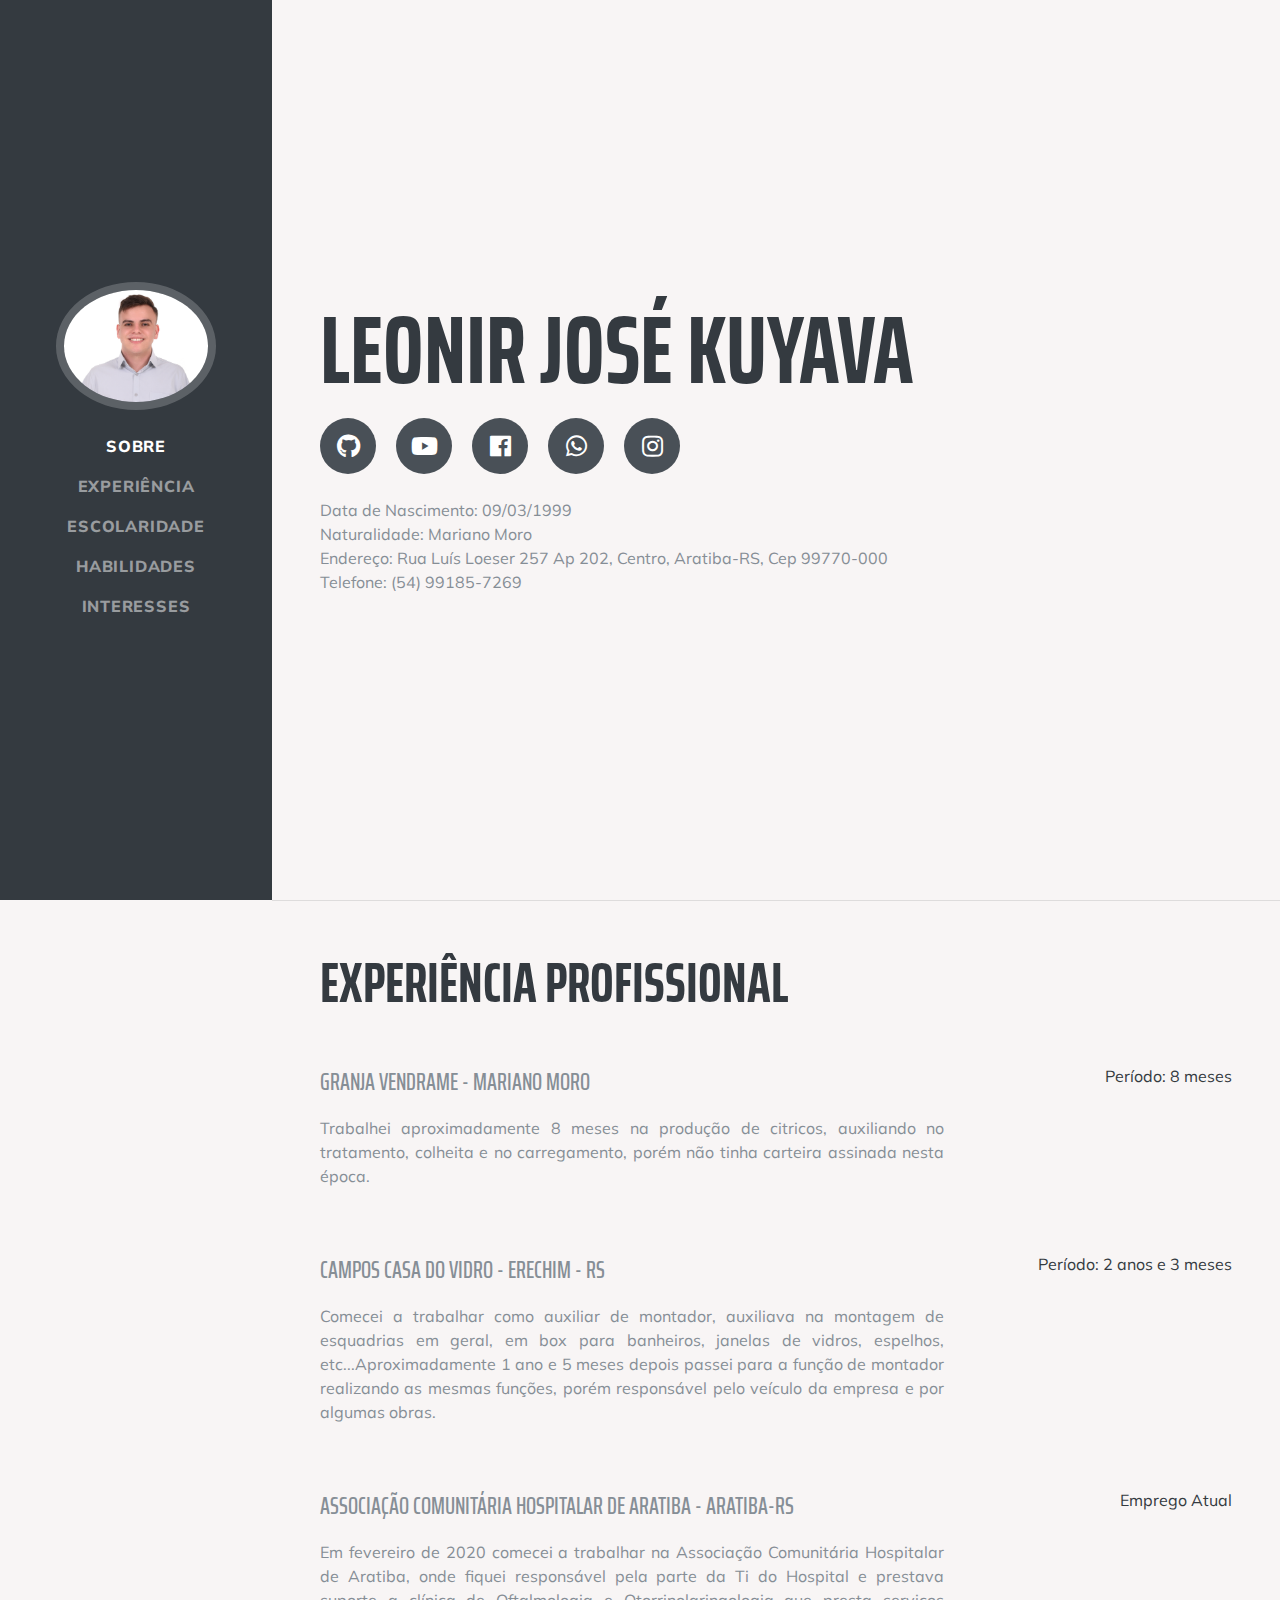
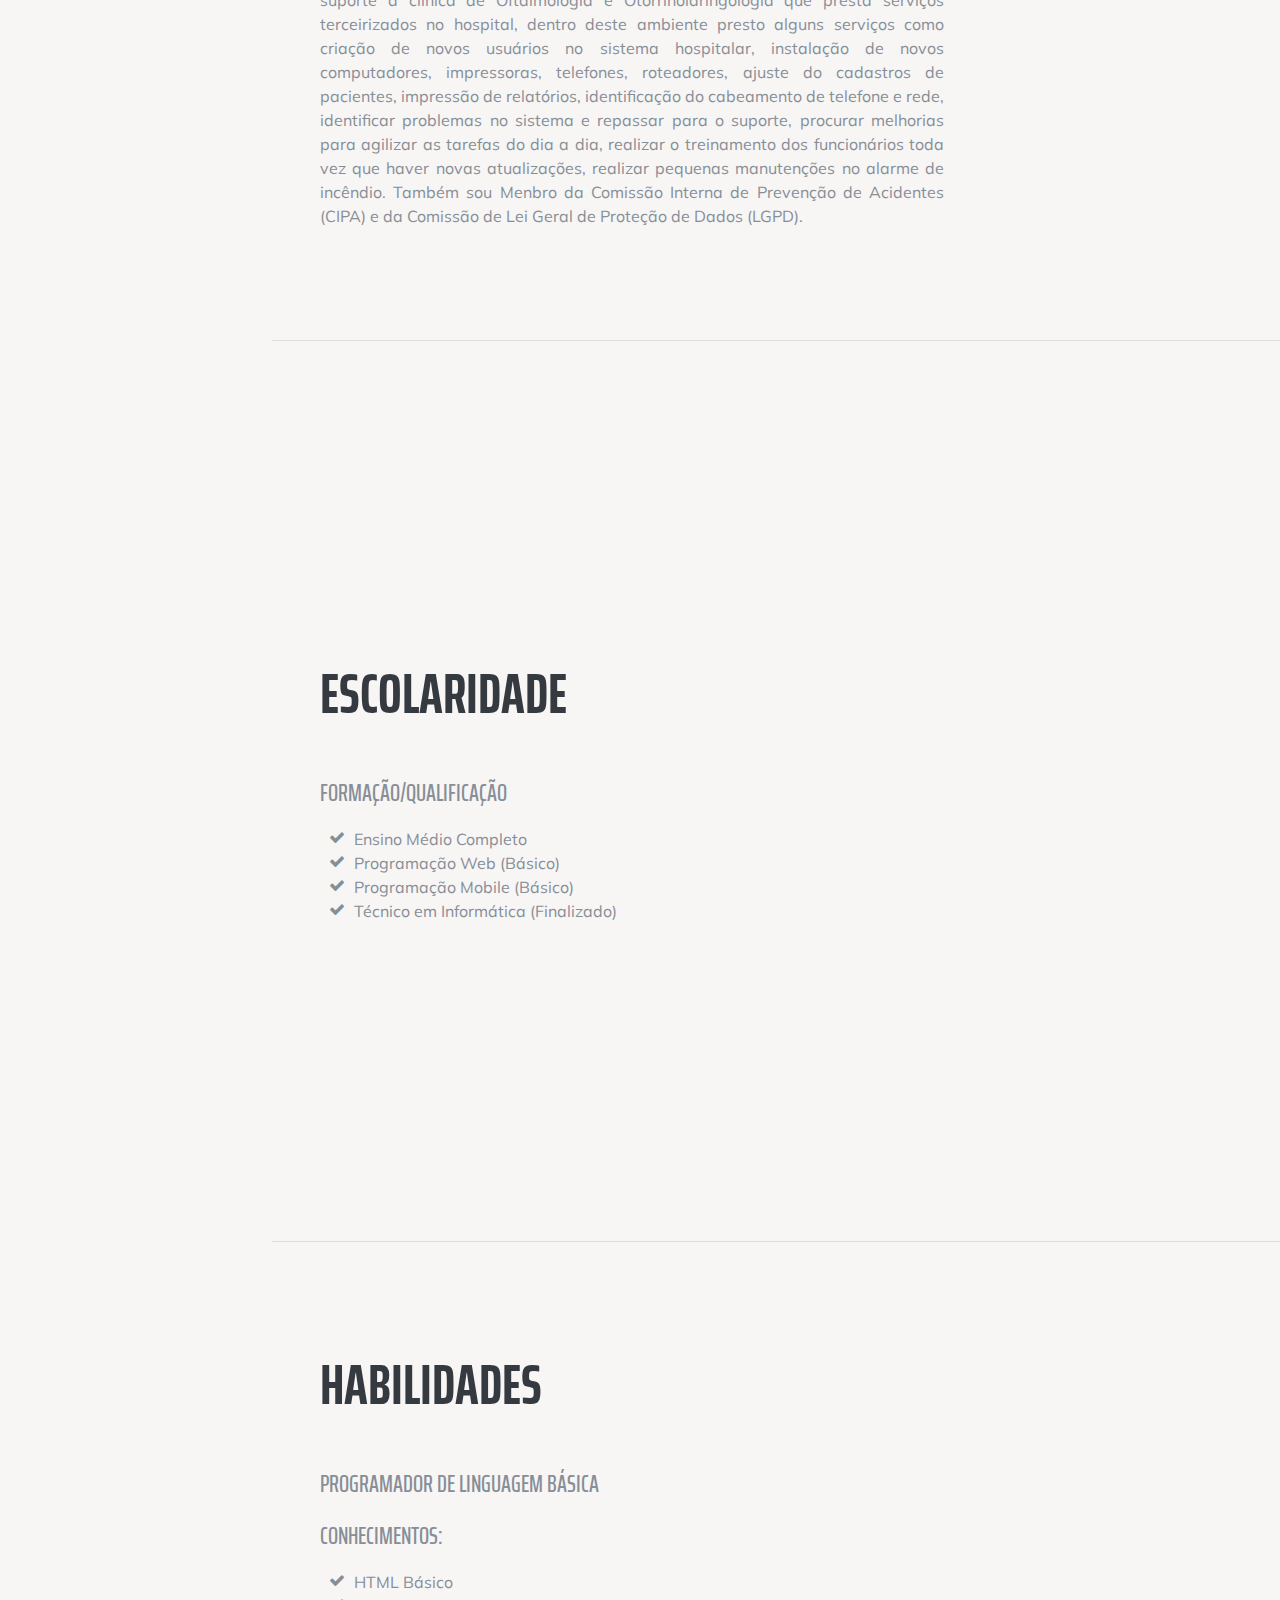
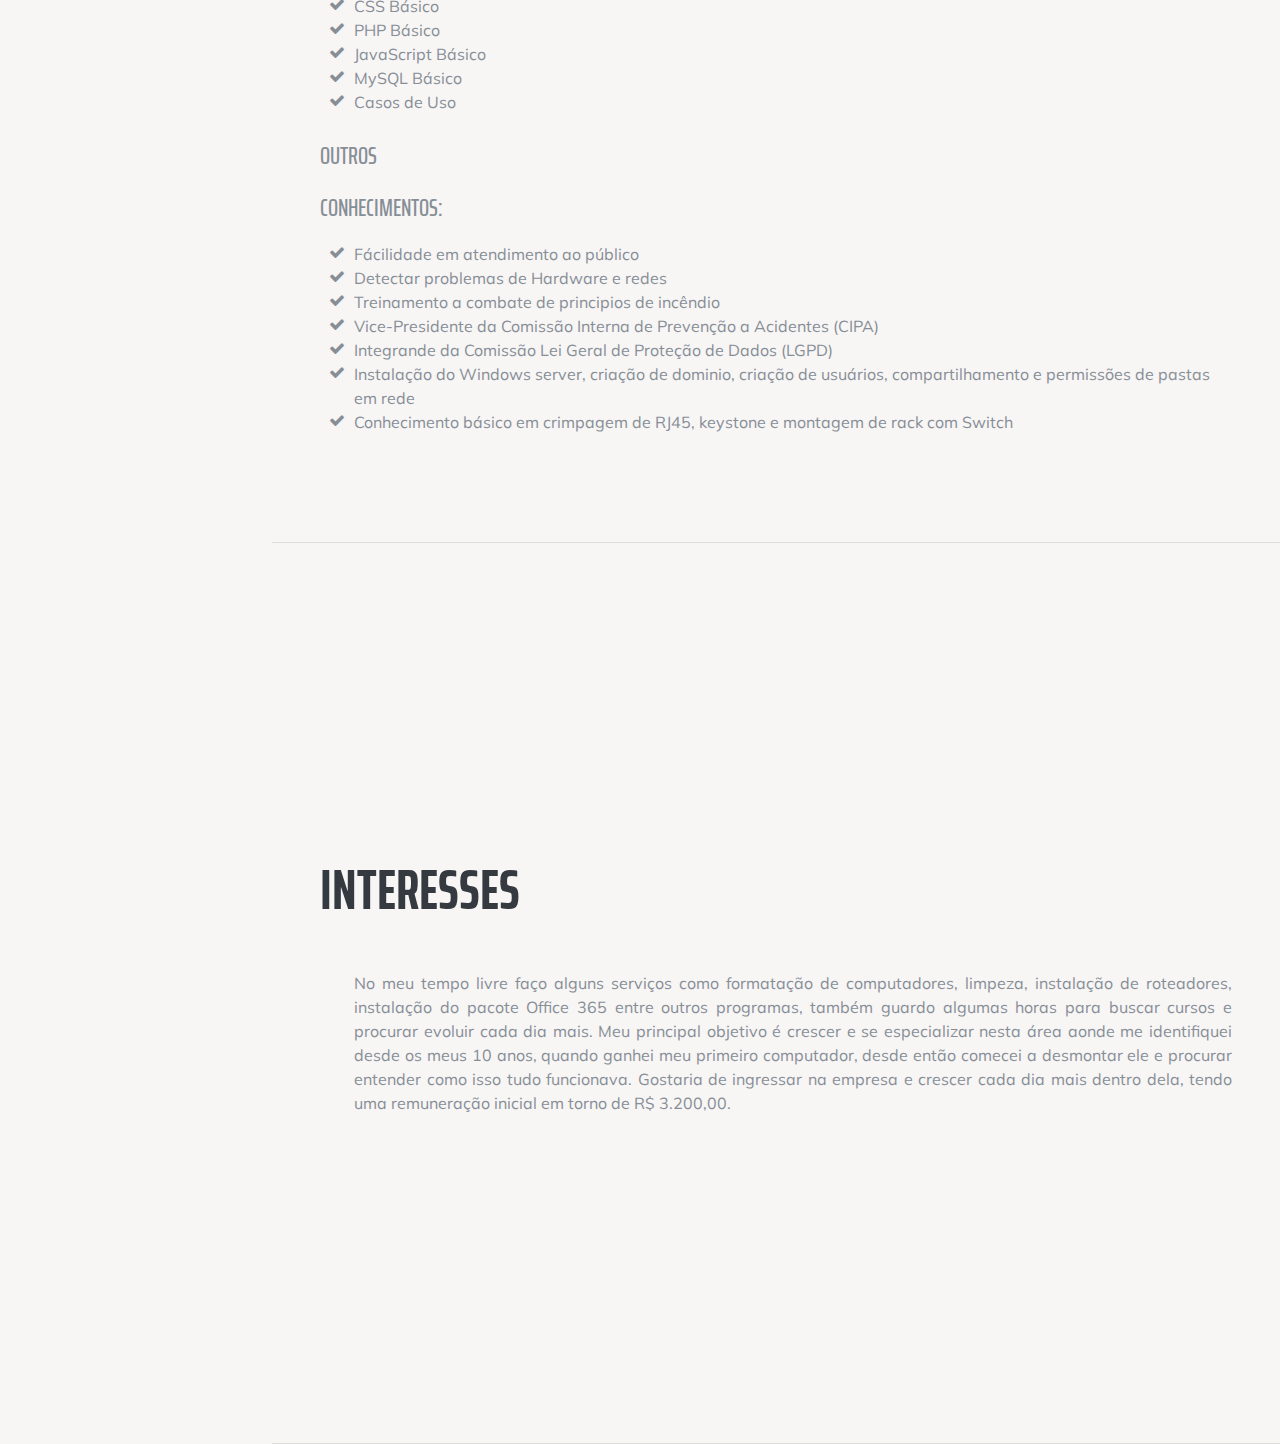
<file: index.html>
<!DOCTYPE html>
<html lang="en">

<head>

  <meta charset="utf-8">
  <meta name="viewport" content="width=device-width, initial-scale=1, shrink-to-fit=no">
  <meta name="description" content="">
  <meta name="author" content="">

  <title>Currículo Profissional</title>

  <!-- Bootstrap core CSS -->
  <link href="vendor/bootstrap/css/bootstrap.min.css" rel="stylesheet">

  <!-- Custom fonts for this template -->
  <link href="https://fonts.googleapis.com/css?family=Saira+Extra+Condensed:500,700" rel="stylesheet">
  <link href="https://fonts.googleapis.com/css?family=Muli:400,400i,800,800i" rel="stylesheet">
  <link href="vendor/fontawesome-free/css/all.min.css" rel="stylesheet">

  <!-- Custom styles for this template -->
  <link href="css/resume.min.css" rel="stylesheet">
  <link rel="stylesheet" type="text/css" href="novo_css/novo.css">
<link rel="shortcut icon"  href="img/ico.ico">

<link rel="stylesheet" href="https://maxcdn.bootstrapcdn.com/font-awesome/4.5.0/css/font-awesome.min.css">

</head>

<body id="page-top" class="fundo">

 

  <nav class="navbar navbar-expand-lg navbar-dark bg-dark fixed-top" id="sideNav">
    <a class="navbar-brand js-scroll-trigger" href="#page-top">
      <span class="d-block d-lg-none"></span>
      <span class="d-none d-lg-block">
        <img class="img-fluid img-profile rounded-circle mx-auto mb-2" src="img/profile.jpg" alt="">
      </span>
    </a>
    <button class="navbar-toggler" type="button" data-toggle="collapse" data-target="#navbarSupportedContent" aria-controls="navbarSupportedContent" aria-expanded="false" aria-label="Toggle navigation">
      <span class="navbar-toggler-icon"></span>
    </button>
    <div class="collapse navbar-collapse" id="navbarSupportedContent">
      <ul class="navbar-nav">
        <li class="nav-item">
          <a class="nav-link js-scroll-trigger" href="#sobre">Sobre</a>
        </li>
        <li class="nav-item">
          <a class="nav-link js-scroll-trigger" href="#experiencia">Experiência</a>
        </li>
        <li class="nav-item">
          <a class="nav-link js-scroll-trigger" href="#escolaridade">Escolaridade</a>
        </li>
        <li class="nav-item">
          <a class="nav-link js-scroll-trigger" href="#habilidades">Habilidades</a>
        </li>
        <li class="nav-item">
          <a class="nav-link js-scroll-trigger" href="#interesses">Interesses</a>
        </li>
      </ul>
    </div>
  </nav>


  <div class="container-fluid p-0">

    <section class="resume-section p-3 p-lg-5 d-flex align-items-center" id="sobre">
      <div class="w-100">
        <h1 class="mb-0">Leonir José 
          <span class="text-primary">Kuyava</span>
        </h1>
        <br>
        <div class="social-icons">
          <a href="https://github.com/leonirkuyava" target="_blank">
            <i class="fab fa-github"></i>
          </a>
	        <a href="https://www.youtube.com/channel/UCvcSp0HpTp8e-WhofmUyq2Q" target="_blank">
            <i class="fab fa-youtube"></i>
          </a>
          <a href="https://www.facebook.com/leonir.kuyava/" target="_blank">
            <i class="fab fa-facebook-f"></i>
          </a>
          <a href="http://api.whatsapp.com/send?phone=5554991857269">
            <i class="fab fa-whatsapp"></i>
          </a>
          <a href="https://www.instagram.com/leonirkuyava/" target="_blank">
            <i class="fab fa-instagram"></i>
          </a>
        </div><br>
        <div class="nascimento">Data de Nascimento: 09/03/1999</div>
        <div class="naturalidade">Naturalidade: Mariano Moro </div>
        <div class="endereco">Endereço: Rua Luís Loeser 257 Ap 202, Centro, Aratiba-RS, Cep 99770-000</div>
        <div class="telefone">Telefone: (54) 99185-7269</div>
      
      </div>
    </section>

    <hr class="m-0">

    <section class="resume-section p-3 p-lg-5 d-flex justify-content-center" id="experiencia">
      <div class="w-100">
        <h2 class="mb-5">Experiência Profissional</h2>

        <div class="resume-item d-flex flex-column flex-md-row justify-content-between mb-5">
          <div class="resume-content">
            <h3 class="mb-0"></h3>
            <div class="subheading mb-3">Granja Vendrame - Mariano Moro </div>
            <p>Trabalhei aproximadamente 8 meses na produção de citricos, auxiliando no tratamento, colheita e no carregamento,
               porém não tinha carteira assinada nesta época.
            
            </p>
          </div>
          <div class="resume-date text-md-right">
            <span class="text-primary">Período: 8 meses</span>
          </div>
        </div>

        <div class="resume-item d-flex flex-column flex-md-row justify-content-between mb-5">
          <div class="resume-content">
            <h3 class="mb-0"></h3>
            <div class="subheading mb-3">Campos Casa do Vidro - Erechim - Rs</div>
            <p>Comecei a trabalhar como auxiliar de montador, auxiliava na montagem de esquadrias em geral,
             em box para banheiros, janelas de vidros, espelhos, etc...Aproximadamente 1 ano e 5 meses depois passei para a função
             de montador realizando as mesmas funções, porém responsável pelo veículo da empresa e por algumas obras.
            </p>
          </div>
          <div class="resume-date text-md-right">
            <span class="text-primary">Período: 2 anos e 3 meses</span>
          </div>
        </div>

        <div class="resume-item d-flex flex-column flex-md-row justify-content-between mb-5">
          <div class="resume-content">
            <h3 class="mb-0"></h3>
            <div class="subheading mb-3">Associação Comunitária Hospitalar de Aratiba - Aratiba-Rs</div>
            <p>Em fevereiro de 2020 comecei a trabalhar na Associação Comunitária Hospitalar de Aratiba, onde fiquei responsável
              pela parte da Ti do Hospital e prestava suporte a clínica de Oftalmologia e Otorrinolaringologia que presta
              serviços terceirizados no hospital, dentro deste ambiente presto alguns serviços como criação de novos usuários 
              no sistema hospitalar, instalação de novos computadores, impressoras, telefones, roteadores, ajuste do cadastros de
              pacientes, impressão de relatórios, identificação do cabeamento de telefone e rede, identificar problemas no sistema e 
              repassar para o suporte, procurar melhorias para agilizar as tarefas do dia a dia, realizar o treinamento dos funcionários
              toda vez que haver novas atualizações, realizar pequenas manutenções no alarme de incêndio. Também sou Menbro da Comissão
              Interna de Prevenção de Acidentes (CIPA) e da Comissão de Lei Geral de Proteção de Dados (LGPD).
          </div>
          <div class="resume-date text-md-right">
            <span class="text-primary">Emprego Atual</span>
          </div>
        </div>   
      </div>

    </section>

    <hr class="m-0">

    <section class="resume-section p-3 p-lg-5 d-flex align-items-center" id="escolaridade">
      <div class="w-100">
        <h2 class="mb-5">Escolaridade</h2>

        <div class="subheading mb-3">Formação/Qualificação</div>
      
        <ul class="fa-ul mb-0">
        	<li>
            <i class="fa-li fa fa-check"></i>
            Ensino Médio Completo</li>
          <li>
            <i class="fa-li fa fa-check"></i>
            Programação Web (Básico)</li>
          <li >
            <i class="fa-li fa fa-check"></i>
            Programação Mobile (Básico)</li>
          <li>
            <i class="fa-li fa fa-check"></i>
            Técnico em Informática (Finalizado) </li>
        </ul>
      </div>
    </section>

    <hr class="m-0">

    <section class="resume-section p-3 p-lg-5 d-flex align-items-center" id="habilidades">
      <div class="w-100">
        <h2 class="mb-5">Habilidades</h2>

        <div class="subheading mb-3">Programador de Linguagem Básica</div>
      

        <div class="subheading mb-3">Conhecimentos:</div>
        <ul class="fa-ul mb-0">
          <li>
            <i class="fa-li fa fa-check"></i>
            HTML Básico</li>
          <li>
            <i class="fa-li fa fa-check"></i>
            CSS Básico</li>
          <li>
            <i class="fa-li fa fa-check"></i>
            PHP Básico</li>
	        <li>
            <i class="fa-li fa fa-check"></i>
            JavaScript Básico</li>
          <li>
            <i class="fa-li fa fa-check"></i>
            MySQL Básico</li>
          <li>
            <i class="fa-li fa fa-check"></i>
            Casos de Uso</li>

        </ul>
        <br>
        <div class="subheading mb-3">Outros</div>
        <div class="subheading mb-3">Conhecimentos:</div>
         <ul class="fa-ul mb-0">
          <li>
            <i class="fa-li fa fa-check"></i>
            Fácilidade em atendimento ao público</li>
          <li>
            <i class="fa-li fa fa-check"></i>
            Detectar problemas de Hardware e redes</li>
          <li>
            <i class="fa-li fa fa-check"></i>
            Treinamento a combate de principios de incêndio</li>
          <li>
            <i class="fa-li fa fa-check"></i>
            Vice-Presidente da Comissão Interna de Prevenção a Acidentes (CIPA)</li>
          <li>
            <i class="fa-li fa fa-check"></i>
            Integrande da Comissão Lei Geral de Proteção de Dados (LGPD)</li>
	        <li>
            <i class="fa-li fa fa-check"></i>
            Instalação do Windows server, criação de dominio, criação de usuários,
            compartilhamento e permissões de pastas em rede
          </li>
	        <li>
            <i class="fa-li fa fa-check"></i>
            Conhecimento básico em crimpagem de RJ45, keystone e montagem de rack com Switch</li>
        </ul>
      </div>
    </section>

    <hr class="m-0">

	<section class="resume-section p-3 p-lg-5 d-flex align-items-center" id="interesses">
      <div class="w-100">
        <h2 class="mb-5">interesses</h2>
        <ul class="fa-ul mb-0">
            <i class="fa-li fa fa-check"></i>
            <p> No meu tempo livre faço alguns serviços como formatação de computadores, limpeza,
            instalação de roteadores, instalação do pacote Office 365 entre outros programas, também guardo
            algumas horas para buscar cursos e procurar evoluir cada dia mais. Meu principal objetivo é crescer
            e se especializar nesta área aonde me identifiquei desde os meus 10 anos, quando ganhei meu primeiro
            computador, desde então comecei a desmontar ele e procurar entender como isso tudo funcionava. Gostaria
            de ingressar na empresa e crescer cada dia mais dentro dela, tendo uma remuneração inicial em torno de
            R$ 3.200,00.
  
             
            </p></li>
        </ul>
      </div>
    </section>

    <hr class="m-0">

	

	
	
    

  </div>

  <!-- Bootstrap core JavaScript -->
  <script src="vendor/jquery/jquery.min.js"></script>
  <script src="vendor/bootstrap/js/bootstrap.bundle.min.js"></script>

  <!-- Plugin JavaScript -->
  <script src="vendor/jquery-easing/jquery.easing.min.js"></script>

  <!-- Custom scripts for this template -->
  <script src="js/resume.min.js"></script>

</body>

</html>
</file>
<file: novo_css/novo.css>
.fundo{
	background-color:#f8f5f5;
}
p{
	text-align: justify;
}
</file>
<file: css/resume.min.css>
/*!
 * Start Bootstrap - Resume v5.0.3 (https://startbootstrap.com/template-overviews/resume)
 * Copyright 2013-2019 Start Bootstrap
 * Licensed under MIT (https://github.com/BlackrockDigital/startbootstrap-resume/blob/master/LICENSE)
 */body{font-family:Muli,-apple-system,BlinkMacSystemFont,'Segoe UI',Roboto,'Helvetica Neue',Arial,sans-serif,'Apple Color Emoji','Segoe UI Emoji','Segoe UI Symbol','Noto Color Emoji';padding-top:54px;color:#868e96}@media (min-width:992px){body{padding-top:0;padding-left:17rem}}h1,h2,h3,h4,h5,h6{font-family:'Saira Extra Condensed',-apple-system,BlinkMacSystemFont,'Segoe UI',Roboto,'Helvetica Neue',Arial,sans-serif,'Apple Color Emoji','Segoe UI Emoji','Segoe UI Symbol','Noto Color Emoji';font-weight:700;text-transform:uppercase;color:#343a40}h1{font-size:6rem;line-height:5.5rem}h2{font-size:3.5rem}h3{font-size:2rem}p.lead{font-size:1.15rem;font-weight:400}.subheading{text-transform:uppercase;font-weight:500;font-family:'Saira Extra Condensed',-apple-system,BlinkMacSystemFont,'Segoe UI',Roboto,'Helvetica Neue',Arial,sans-serif,'Apple Color Emoji','Segoe UI Emoji','Segoe UI Symbol','Noto Color Emoji';font-size:1.5rem}.social-icons a{display:inline-block;height:3.5rem;width:3.5rem;background-color:#495057;color:#fff!important;border-radius:100%;text-align:center;font-size:1.5rem;line-height:3.5rem;margin-right:1rem}.social-icons a:last-child{margin-right:0}.social-icons a:hover{background-color:#343a40}.dev-icons{font-size:3rem}.dev-icons .list-inline-item i:hover{color: #495057}#sideNav .navbar-nav .nav-item .nav-link{font-weight:800;letter-spacing:.05rem;text-transform:uppercase}#sideNav .navbar-toggler:focus{outline-color:#d48a6e}@media (min-width:992px){#sideNav{text-align:center;position:fixed;top:0;left:0;display:-webkit-box;display:-ms-flexbox;display:flex;-webkit-box-orient:vertical;-webkit-box-direction:normal;-ms-flex-direction:column;flex-direction:column;width:17rem;height:100vh}#sideNav .navbar-brand{display:-webkit-box;display:-ms-flexbox;display:flex;margin:auto auto 0;padding:.5rem}#sideNav .navbar-brand .img-profile{max-width:10rem;max-height:10rem;border:.5rem solid rgba(255,255,255,.2)}#sideNav .navbar-collapse{display:-webkit-box;display:-ms-flexbox;display:flex;-webkit-box-align:start;-ms-flex-align:start;align-items:flex-start;-webkit-box-flex:0;-ms-flex-positive:0;flex-grow:0;width:100%;margin-bottom:auto}#sideNav .navbar-collapse .navbar-nav{-webkit-box-orient:vertical;-webkit-box-direction:normal;-ms-flex-direction:column;flex-direction:column;width:100%}#sideNav .navbar-collapse .navbar-nav .nav-item{display:block}#sideNav .navbar-collapse .navbar-nav .nav-item .nav-link{display:block}}section.resume-section{padding-top:5rem!important;padding-bottom:5rem!important;max-width:75rem}section.resume-section .resume-item .resume-date{min-width:none}@media (min-width:768px){section.resume-section{min-height:100vh}section.resume-section .resume-item .resume-date{min-width:18rem}}@media (min-width:992px){section.resume-section{padding-top:3rem!important;padding-bottom:3rem!important}}.bg-primary{background-color: #343a40}.text-primary{color: #343a40
    !important}a{color:#000000;}a:active,a:focus,a:hover{color:#824027}
</file>
